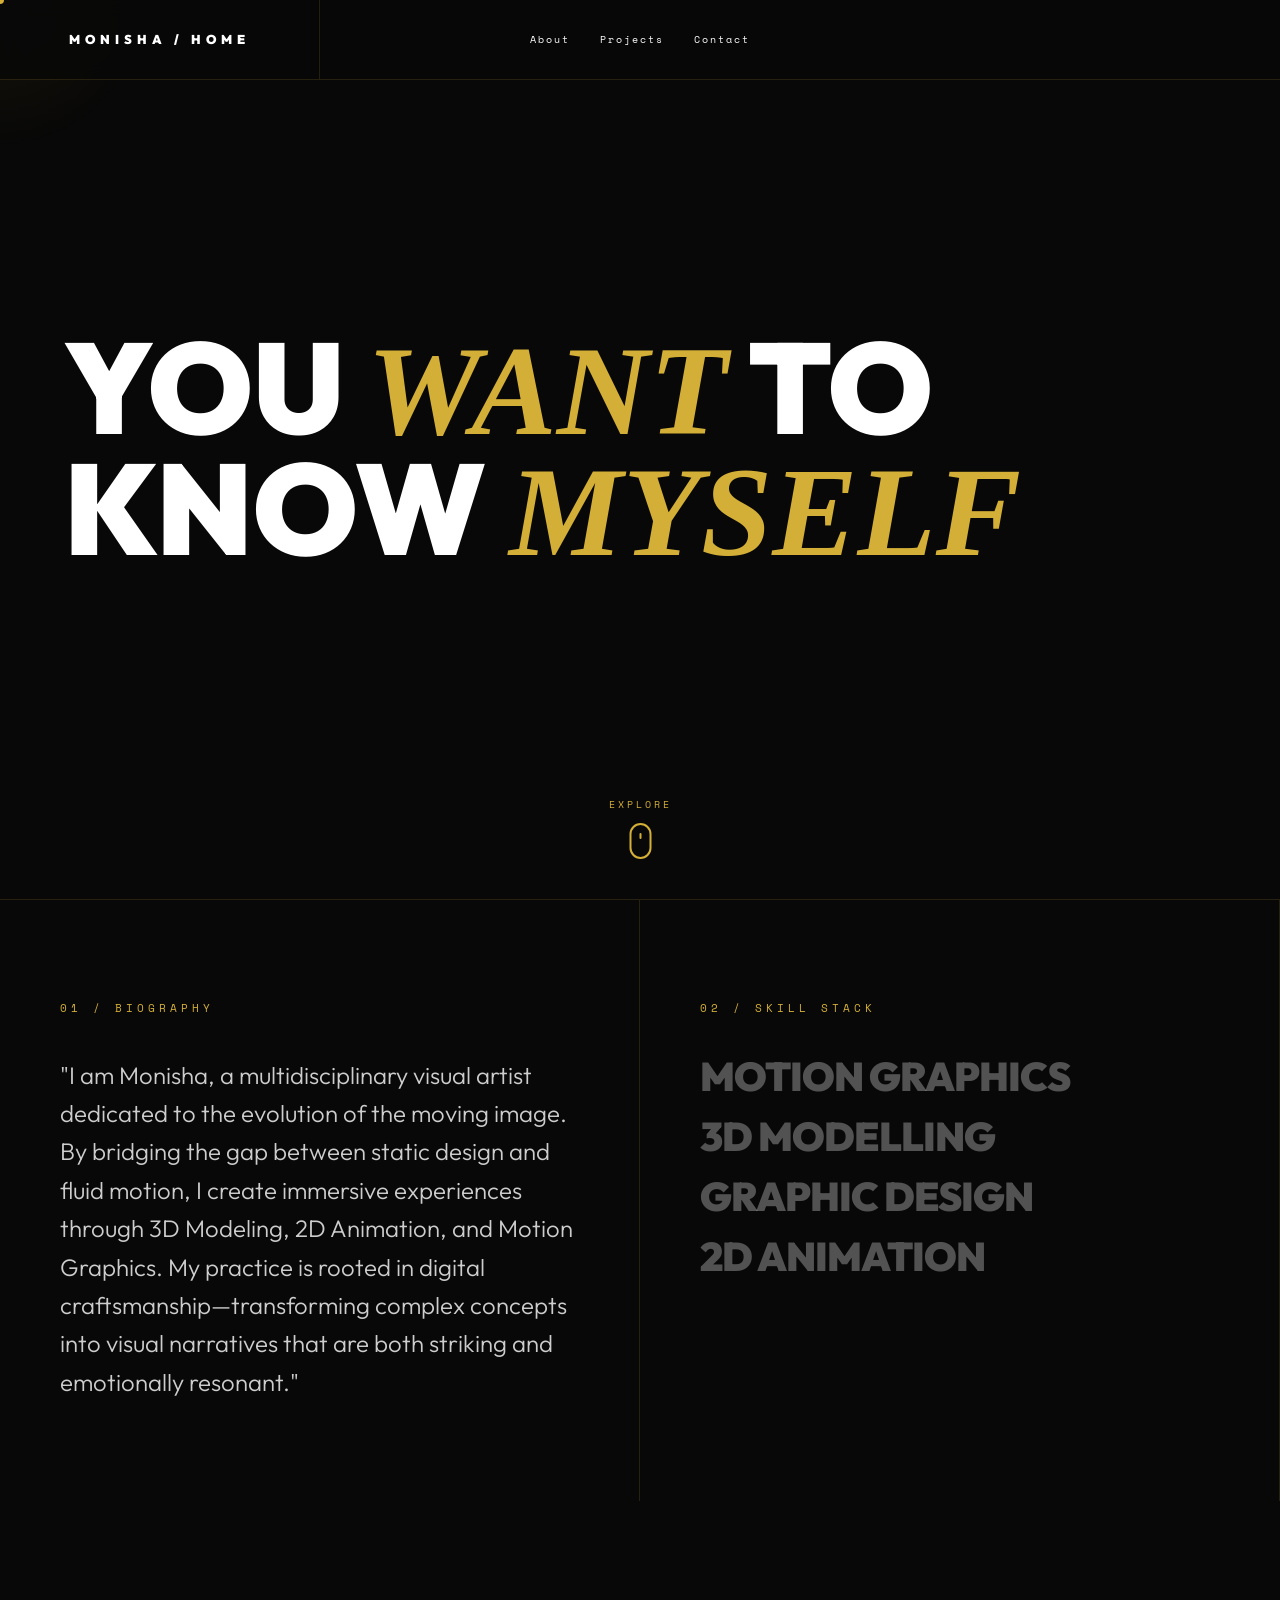
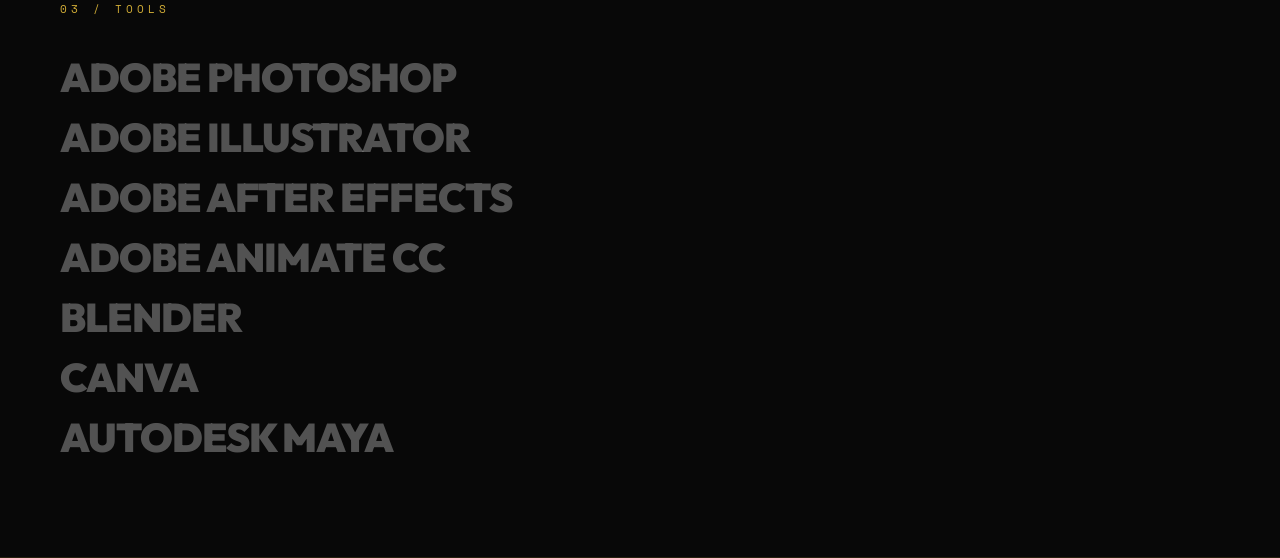
<file: About/index.html>
<!DOCTYPE html>
<html lang="en">

<head>
    <meta charset="UTF-8">
    <meta name="viewport" content="width=device-width, initial-scale=1.0">
    <title>MONISHA | Portfolio</title>
    <link
        href="https://fonts.googleapis.com/css2?family=Cormorant+Garamond:ital,wght@1,600&family=Outfit:wght@100;400;900&family=Space+Mono&display=swap"
        rel="stylesheet">

    <style>
        :root {
            --bg: #080808;
            --accent: #d4af37;
            --text: #ffffff;
            --border: rgba(212, 175, 55, 0.15);
        }

        * {
            margin: 0;
            padding: 0;
            box-sizing: border-box;
            cursor: none;
        }

        html {
            scroll-behavior: smooth;
        }

        body {
            background-color: var(--bg);
            color: var(--text);
            font-family: 'Outfit', sans-serif;
            line-height: 1.4;
            overflow-x: hidden;
        }

        /* --- THE SEARCHLIGHT CURSOR --- */
        #cursor {
            position: fixed;
            width: 300px;
            height: 300px;
            background: radial-gradient(circle, rgba(212, 175, 55, 0.08) 0%, transparent 70%);
            border-radius: 50%;
            pointer-events: none;
            z-index: 1;
            transform: translate(-50%, -50%);
            transition: transform 0.1s ease-out;
        }

        #cursor-point {
            position: fixed;
            width: 8px;
            height: 8px;
            background: var(--accent);
            border-radius: 50%;
            pointer-events: none;
            z-index: 10001;
            transform: translate(-50%, -50%);
            transition: transform 0.2s ease;
        }

        /* --- BRUTALIST GRID NAVIGATION --- */
        nav {
            position: fixed;
            width: 100%;
            height: 80px;
            display: grid;
            grid-template-columns: 1fr 2fr 1fr;
            border-bottom: 1px solid var(--border);
            background: rgba(8, 8, 8, 0.9);
            backdrop-filter: blur(10px);
            z-index: 1000;
        }

        .nav-box {
            display: flex;
            align-items: center;
            justify-content: center;
            border-right: 1px solid var(--border);
        }

        .nav-box:last-child {
            border-right: none;
        }

        .nav-logo {
            font-weight: 900;
            letter-spacing: 5px;
            font-size: 0.8rem;
            text-decoration: none;
            color: var(--text);
        }

        .nav-links a {
            text-decoration: none;
            color: var(--text);
            font-family: 'Space Mono';
            font-size: 0.65rem;
            margin: 0 15px;
            letter-spacing: 2px;
            transition: color 0.3s ease;
        }

        .nav-links a:hover {
            color: var(--accent);
        }

        /* --- HERO --- */
        header {
            height: 100vh;
            display: flex;
            align-items: center;
            border-bottom: 1px solid var(--border);
            padding: 0 5%;
            position: relative;
        }

        .hero-title {
            font-size: clamp(3rem, 10vw, 8rem);
            font-weight: 900;
            line-height: 0.9;
            text-transform: uppercase;
        }

        .hero-title i {
            font-family: 'Cormorant+Garamond', serif;
            font-weight: 600;
            color: var(--accent);
        }

        /* --- CSS MOUSE SCROLL INDICATOR --- */
        .scroll-indicator {
            position: absolute;
            bottom: 40px;
            left: 50%;
            transform: translateX(-50%);
            display: flex;
            flex-direction: column;
            align-items: center;
            text-decoration: none;
            transition: opacity 0.5s ease, transform 0.5s ease;
            z-index: 10;
            animation: bounce 2s infinite;
        }

        .scroll-text {
            font-family: 'Space Mono';
            font-size: 0.6rem;
            color: var(--accent);
            letter-spacing: 3px;
            text-transform: uppercase;
            margin-bottom: 12px;
        }

        .mouse-icon {
            width: 22px;
            height: 36px;
            border: 2px solid var(--accent);
            border-radius: 12px;
            display: flex;
            justify-content: center;
        }

        .wheel {
            width: 2px;
            height: 6px;
            background-color: var(--accent);
            border-radius: 2px;
            margin-top: 8px;
            animation: scroll-wheel 2s infinite;
        }

        @keyframes scroll-wheel {
            0% {
                opacity: 1;
                transform: translateY(0);
            }

            100% {
                opacity: 0;
                transform: translateY(14px);
            }
        }

        @keyframes bounce {

            0%,
            20%,
            50%,
            80%,
            100% {
                transform: translateX(-50%) translateY(0);
            }

            40% {
                transform: translateX(-50%) translateY(-10px);
            }

            60% {
                transform: translateX(-50%) translateY(-5px);
            }
        }

        /* --- ABOUT & SKILLS GRID --- */
        .about-grid {
            display: grid;
            grid-template-columns: 1fr 1fr;
            border-bottom: 1px solid var(--border);
            background: var(--bg);
        }

        .content-block {
            padding: 100px 60px;
            border-right: 1px solid var(--border);
            opacity: 0;
            transform: translateY(40px);
            transition: all 1s cubic-bezier(0.215, 0.61, 0.355, 1);
        }

        .content-block:last-child {
            border-right: none;
        }

        .content-block.reveal {
            opacity: 1;
            transform: translateY(0);
        }

        .label {
            font-family: 'Space Mono';
            font-size: 0.7rem;
            color: var(--accent);
            text-transform: uppercase;
            letter-spacing: 4px;
            display: block;
            margin-bottom: 40px;
        }

        .biography p {
            font-size: clamp(1.1rem, 2vw, 1.5rem);
            font-weight: 300;
            line-height: 1.6;
            color: rgba(255, 255, 255, 0.8);
        }

        .skill-list {
            display: flex;
            flex-direction: column;
            gap: 20px;
        }

        .skill-item {
            font-size: clamp(1.5rem, 4vw, 2.5rem);
            font-weight: 900;
            text-transform: uppercase;
            letter-spacing: -1px;
            line-height: 1;
            transition: all 0.4s ease;
            color: rgba(255, 255, 255, 0.3);
        }

        .skill-item:hover {
            color: var(--accent);
            transform: translateX(20px);
        }

        /* --- CONTACT SECTION --- */
        .contact-section {
            display: grid;
            grid-template-columns: 1fr 1fr;
            min-height: 400px;
            border-bottom: 1px solid var(--border);
        }

        .contact-box {
            padding: 60px;
            border-right: 1px solid var(--border);
            display: flex;
            flex-direction: column;
            justify-content: space-between;
        }

        .contact-box:last-child {
            border-right: none;
        }

        /* --- MOBILE RESPONSIVENESS --- */
        @media (max-width: 768px) {

            .about-grid,
            .contact-section,
            nav {
                grid-template-columns: 1fr;
            }

            .nav-box {
                border-right: none;
                border-bottom: 1px solid var(--border);
            }

            .content-block {
                border-right: none;
                border-bottom: 1px solid var(--border);
                padding: 60px 30px;
            }

            header {
                height: auto;
                padding: 200px 5% 150px 5%;
            }

            #cursor,
            #cursor-point {
                display: none;
            }

            * {
                cursor: auto !important;
            }
        }
    </style>
</head>

<body id="home">

    <div id="cursor"></div>
    <div id="cursor-point"></div>

    <nav>
        <div class="nav-box">
            <a href="../Index.html" class="nav-logo">MONISHA / HOME </a>
        </div>
        <div class="nav-box nav-links">
            <a href="../About/index.html">About</a>
            <a href="../Project/index.html">Projects</a>
            <a href="../Contact/index.html">Contact</a>
        </div>
    </nav>

    <header>
        <h1 class="hero-title">YOU <i>WANT</i> TO KNOW <i>MYSELF</i></h1>

        <a href="#about" class="scroll-indicator" id="scrollIndicator">
            <span class="scroll-text">Explore</span>
            <div class="mouse-icon">
                <div class="wheel"></div>
            </div>
        </a>
    </header>

    <section id="about" class="about-grid">
        <div class="content-block">
            <span class="label">01 / Biography</span>
            <div class="biography">
                <p>"I am Monisha, a multidisciplinary visual artist dedicated to the evolution of the moving image. By
                    bridging the gap between static design and fluid motion, I create immersive experiences through 3D
                    Modeling, 2D Animation, and Motion Graphics. My practice is rooted in digital
                    craftsmanship—transforming complex concepts into visual narratives that are both striking and
                    emotionally resonant."</p>
            </div>
        </div>
        <div class="content-block">
            <span class="label">02 / Skill Stack</span>
            <div class="skill-list">
                <div class="skill-item">Motion Graphics</div>
                <div class="skill-item">3D Modelling</div>
                <div class="skill-item">Graphic Design</div>
                <div class="skill-item">2D Animation</div>
            </div>
        </div>
        <div class="content-block">
            <span class="label">03 / Tools</span>
            <div class="skill-list">
                <div class="skill-item">Adobe Photoshop</div>
                <div class="skill-item">Adobe Illustrator</div>
                <div class="skill-item">Adobe After Effects</div>
                <div class="skill-item">Adobe Animate CC</div>
                <div class="skill-item">Blender</div>
                <div class="skill-item">Canva</div>
                <div class="skill-item">Autodesk Maya</div>

            </div>
        </div>
    </section>

    <script>
        const cursor = document.getElementById('cursor');
        const point = document.getElementById('cursor-point');
        const scrollIndicator = document.getElementById('scrollIndicator');

        // Custom Cursor Logic
        document.addEventListener('mousemove', (e) => {
            const { clientX: x, clientY: y } = e;
            cursor.style.left = x + 'px';
            cursor.style.top = y + 'px';
            point.style.left = x + 'px';
            point.style.top = y + 'px';
        });

        // Hide Scroll Indicator on Scroll
        window.addEventListener('scroll', () => {
            if (window.scrollY > 50) {
                scrollIndicator.style.opacity = '0';
                scrollIndicator.style.pointerEvents = 'none';
            } else {
                scrollIndicator.style.opacity = '1';
                scrollIndicator.style.pointerEvents = 'all';
            }
        });

        // Intersection Observer for Scroll Reveal
        const observerOptions = {
            threshold: 0.15,
            rootMargin: "0px 0px -50px 0px"
        };

        const observer = new IntersectionObserver((entries) => {
            entries.forEach(entry => {
                if (entry.isIntersecting) {
                    entry.target.classList.add('reveal');
                }
            });
        }, observerOptions);

        document.querySelectorAll('.content-block').forEach(block => {
            observer.observe(block);
        });

        // Cursor Hover States
        const hoverables = document.querySelectorAll('a, .skill-item');
        hoverables.forEach(item => {
            item.addEventListener('mouseenter', () => {
                point.style.transform = 'translate(-50%, -50%) scale(4)';
                point.style.background = 'transparent';
                point.style.border = '1px solid #d4af37';
            });
            item.addEventListener('mouseleave', () => {
                point.style.transform = 'translate(-50%, -50%) scale(1)';
                point.style.background = '#d4af37';
                point.style.border = 'none';
            });
        });
    </script>
</body>

</html>
</file>
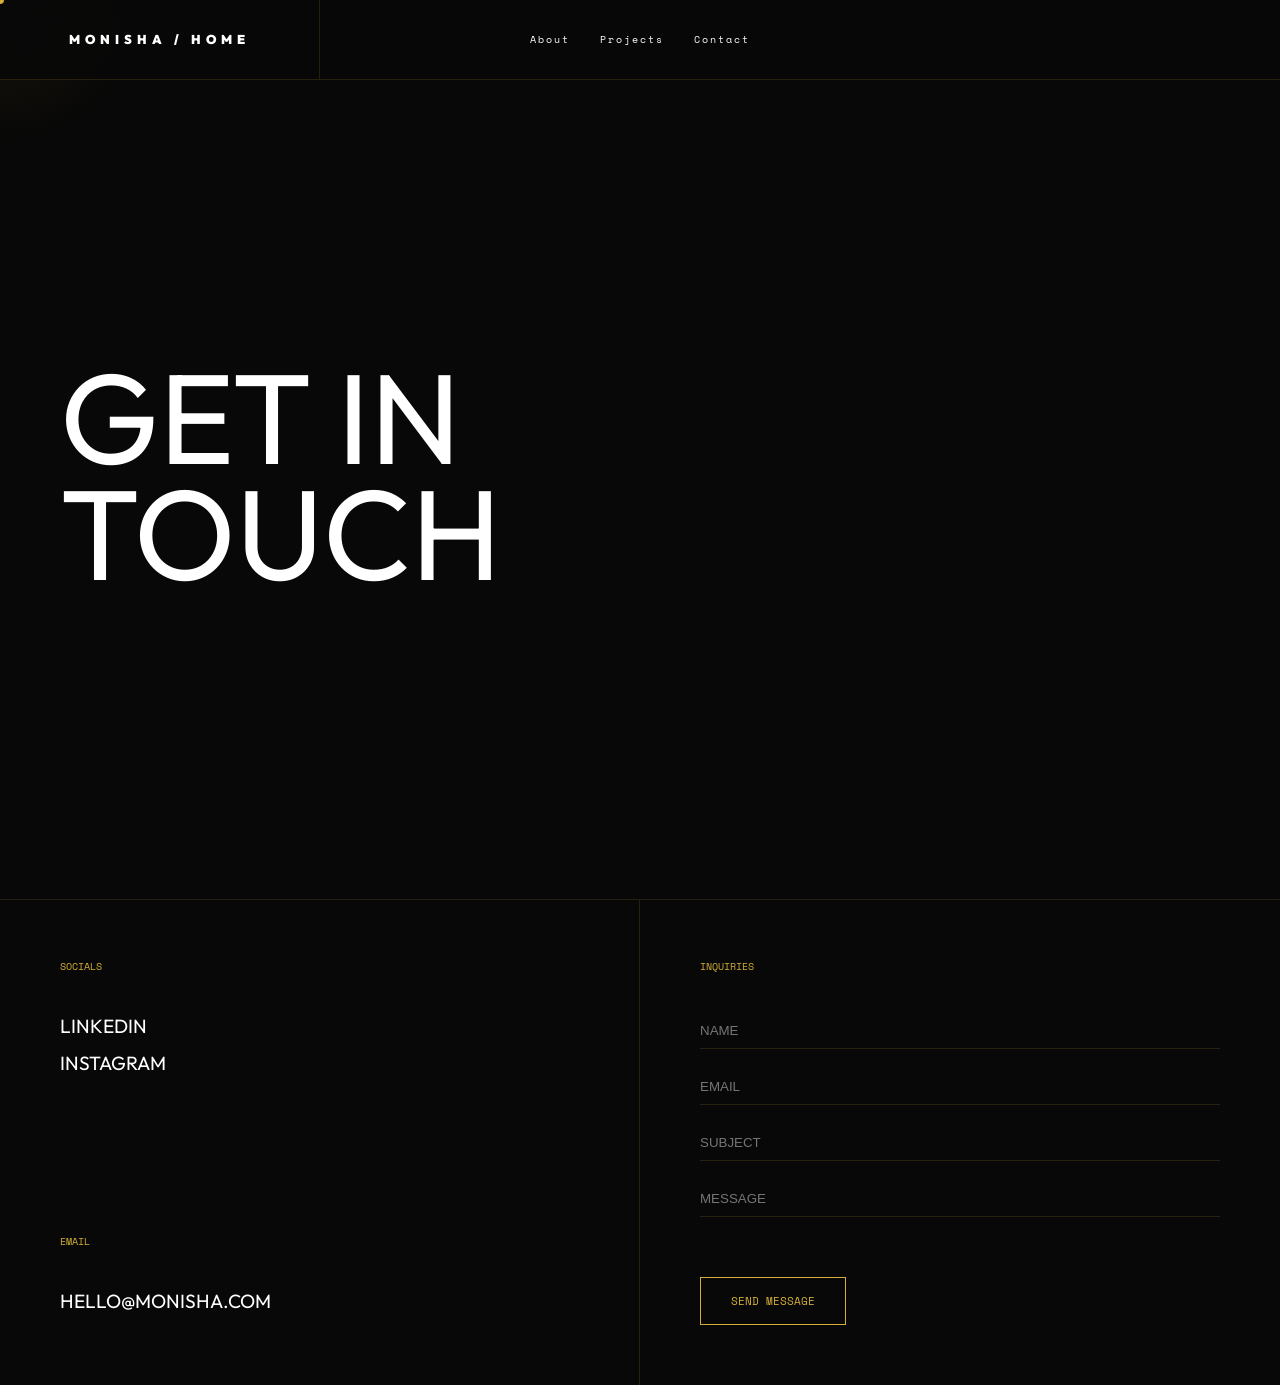
<file: Contact/index.html>
<!DOCTYPE html>
<html lang="en">

<head>
    <meta charset="UTF-8">
    <meta name="viewport" content="width=device-width, initial-scale=1.0">
    <title>MONISHA| Portfolio</title>
    <link
        href="https://fonts.googleapis.com/css2?family=Cormorant+Garamond:ital,wght@1,600&family=Outfit:wght@100;400;900&family=Space+Mono&display=swap"
        rel="stylesheet">

    <style>
        :root {
            --bg: #080808;
            --accent: #d4af37;
            --text: #ffffff;
            --border: rgba(212, 175, 55, 0.15);
        }

        * {
            margin: 0;
            padding: 0;
            box-sizing: border-box;
            cursor: none;
        }

        html {
            scroll-behavior: smooth;
        }

        body {
            background-color: var(--bg);
            color: var(--text);
            font-family: 'Outfit', sans-serif;
            line-height: 1.4;
        }

        /* --- THE SEARCHLIGHT CURSOR --- */
        #cursor {
            position: fixed;
            width: 300px;
            height: 300px;
            background: radial-gradient(circle, rgba(212, 175, 55, 0.08) 0%, transparent 70%);
            border-radius: 50%;
            pointer-events: none;
            z-index: 1;
            transform: translate(-50%, -50%);
            transition: transform 0.1s ease-out;
        }

        #cursor-point {
            position: fixed;
            width: 8px;
            height: 8px;
            background: var(--accent);
            border-radius: 50%;
            pointer-events: none;
            z-index: 10001;
            transform: translate(-50%, -50%);
        }

        /* --- BRUTALIST GRID NAVIGATION --- */
        nav {
            position: fixed;
            width: 100%;
            height: 80px;
            display: grid;
            grid-template-columns: 1fr 2fr 1fr;
            border-bottom: 1px solid var(--border);
            background: rgba(8, 8, 8, 0.9);
            backdrop-filter: blur(10px);
            z-index: 1000;
        }

        .nav-box {
            display: flex;
            align-items: center;
            justify-content: center;
            border-right: 1px solid var(--border);
        }

        .nav-box:last-child {
            border-right: none;
        }

        .nav-logo {
            font-weight: 900;
            letter-spacing: 5px;
            font-size: 0.8rem;
            color: white;
            /* Changed from default purple to white */
            text-decoration: none;
            /* Removed underline */
        }

        .nav-links a {
            text-decoration: none;
            color: var(--text);
            font-family: 'Space Mono';
            font-size: 0.65rem;
            margin: 0 15px;
            letter-spacing: 2px;
        }

        /* --- HERO --- */
        header {
            height: 100vh;
            display: flex;
            align-items: center;
            border-bottom: 1px solid var(--border);
            padding: 0 5%;
        }

        .hero-title {
            font-size: clamp(3rem, 10vw, 8rem);
            font-weight: 900;
            line-height: 0.9;
        }

        .hero-title i {
            font-family: 'Cormorant Garamond', serif;
            font-weight: 600;
            color: var(--accent);
        }

        /* --- BOUTIQUE WORK SECTION --- */
        .work-grid {
            display: grid;
            grid-template-columns: 1fr 1fr;
            border-bottom: 1px solid var(--border);
        }

        .work-item {
            border-right: 1px solid var(--border);
            padding: 80px 40px;
            position: relative;
            overflow: hidden;
            transition: 0.5s ease;
        }

        .work-item:nth-child(even) {
            border-right: none;
        }

        .work-item:hover {
            background: rgba(212, 175, 55, 0.03);
        }

        .work-img {
            width: 100%;
            aspect-ratio: 16/9;
            background: #111;
            margin-bottom: 30px;
            filter: saturate(0);
            transition: 0.8s ease;
        }

        .work-item:hover .work-img {
            filter: saturate(1);
            transform: scale(0.98);
        }

        .work-info h3 {
            font-family: 'Space Mono';
            font-size: 0.7rem;
            color: var(--accent);
            margin-bottom: 10px;
        }

        .work-info h2 {
            font-size: 2rem;
            font-weight: 400;
            text-transform: uppercase;
        }

        /* --- CONTACT MODULAR (Location Removed) --- */
        .contact-section {
            display: grid;
            grid-template-columns: 1fr 1fr;
            min-height: 400px;
        }

        .contact-box {
            padding: 60px;
            border-right: 1px solid var(--border);
            display: flex;
            flex-direction: column;
            justify-content: space-between;
        }

        .contact-box:last-child {
            border-right: none;
        }

        .contact-label {
            font-family: 'Space Mono';
            font-size: 0.6rem;
            color: var(--accent);
            margin-bottom: 40px;
        }

        .contact-link {
            font-size: 1.2rem;
            color: white;
            text-decoration: none;
            margin-bottom: 10px;
            display: block;
        }

        input {
            background: transparent;
            border: none;
            border-bottom: 1px solid var(--border);
            color: white;
            padding: 10px 0;
            width: 100%;
            margin-bottom: 20px;
        }

        @media (max-width: 768px) {

            .work-grid,
            .contact-section,
            nav {
                grid-template-columns: 1fr;
            }

            .nav-box {
                border-right: none;
                border-bottom: 1px solid var(--border);
            }

            header {
                height: auto;
                padding: 150px 5%;
            }

            #cursor,
            #cursor-point {
                display: none;
            }

            * {
                cursor: auto !important;
            }
        }
    </style>
</head>

<body>

    <div id="cursor"></div>
    <div id="cursor-point"></div>

    <nav>
        <div class="nav-box">
            <a href="../Index.html" class="nav-logo">MONISHA / HOME </a>
        </div>
        <div class="nav-box nav-links">
            <a href="../About/index.html">About</a>
            <a href="../Project/index.html">Projects</a>
            <a href="../Contact/index.html">Contact</a>
        </div>
    </nav>
    <header style="padding: 150px 60px 100px; border-bottom: 1px solid var(--border);">
        <h1 style="font-size: clamp(3rem, 10vw, 8rem); text-transform: uppercase; font-weight: 400; line-height: 0.9;">
            Get in <br>Touch</h1>
    </header>

    <section class="contact-section">
        <div class="contact-box">
            <div>
                <div class="contact-label">SOCIALS</div>
                <a href="https://www.linkedin.com/in/monisha-p-1b6045342/" class="contact-link">LINKEDIN</a>
                <a href="https://www.instagram.com/worldof_fantasy_2007?igsh=ZHpmZmQ5MDA1MWly&utm_source=qr"
                    class="contact-link">INSTAGRAM</a>
            </div>
            <div>
                <div class="contact-label">EMAIL</div>
                <a href="mailto:monishamonisha5326@gmail.com" class="contact-link">HELLO@MONISHA.COM</a>
            </div>
        </div>
        <div class="contact-box">
            <div class="contact-label">INQUIRIES</div>
            <form>
                <input type="text" placeholder="NAME">
                <input type="email" placeholder="EMAIL">
                <input type="text" placeholder="SUBJECT">
                <input type="text" placeholder="MESSAGE">
                <div style="margin-top: 40px;">
                    <a href="#"
                        style="color: var(--accent); font-family: 'Space Mono'; font-size: 0.7rem; text-decoration: none; border: 1px solid var(--accent); padding: 15px 30px; display: inline-block;">SEND
                        MESSAGE</a>
                </div>
            </form>
        </div>
    </section>

    <script>
        const cursor = document.getElementById('cursor');
        const point = document.getElementById('cursor-point');

        // Cursor Movement
        document.addEventListener('mousemove', (e) => {
            const { clientX: x, clientY: y } = e;
            cursor.style.left = x + 'px';
            cursor.style.top = y + 'px';
            point.style.left = x + 'px';
            point.style.top = y + 'px';
        });

        // Interactive Elements Hover
        const hoverables = document.querySelectorAll('a, button, .work-item, .skill-item');
        hoverables.forEach(item => {
            item.addEventListener('mouseenter', () => {
                point.style.transform = 'translate(-50%, -50%) scale(4)';
                point.style.background = 'transparent';
                point.style.border = '1px solid #d4af37';
            });
            item.addEventListener('mouseleave', () => {
                point.style.transform = 'translate(-50%, -50%) scale(1)';
                point.style.background = '#d4af37';
                point.style.border = 'none';
            });
        });
    </script>
</body>

</html>
</file>
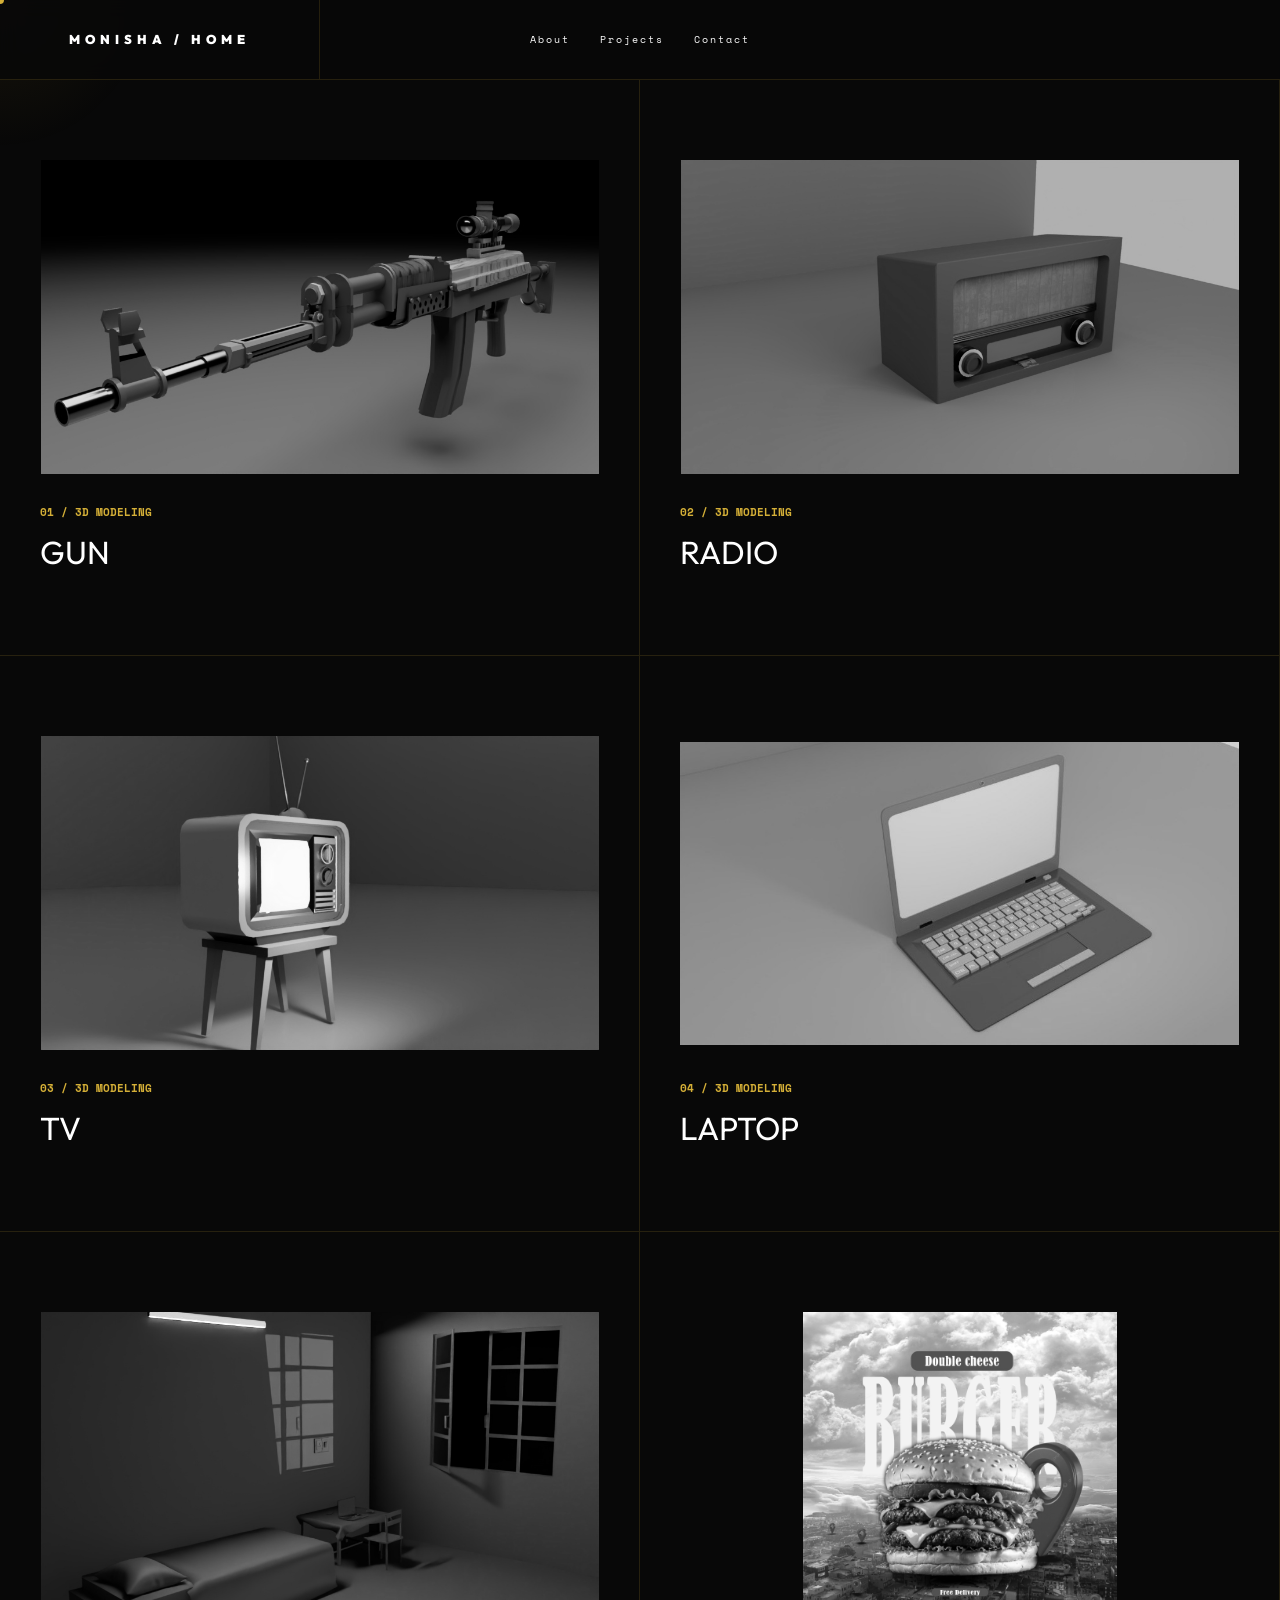
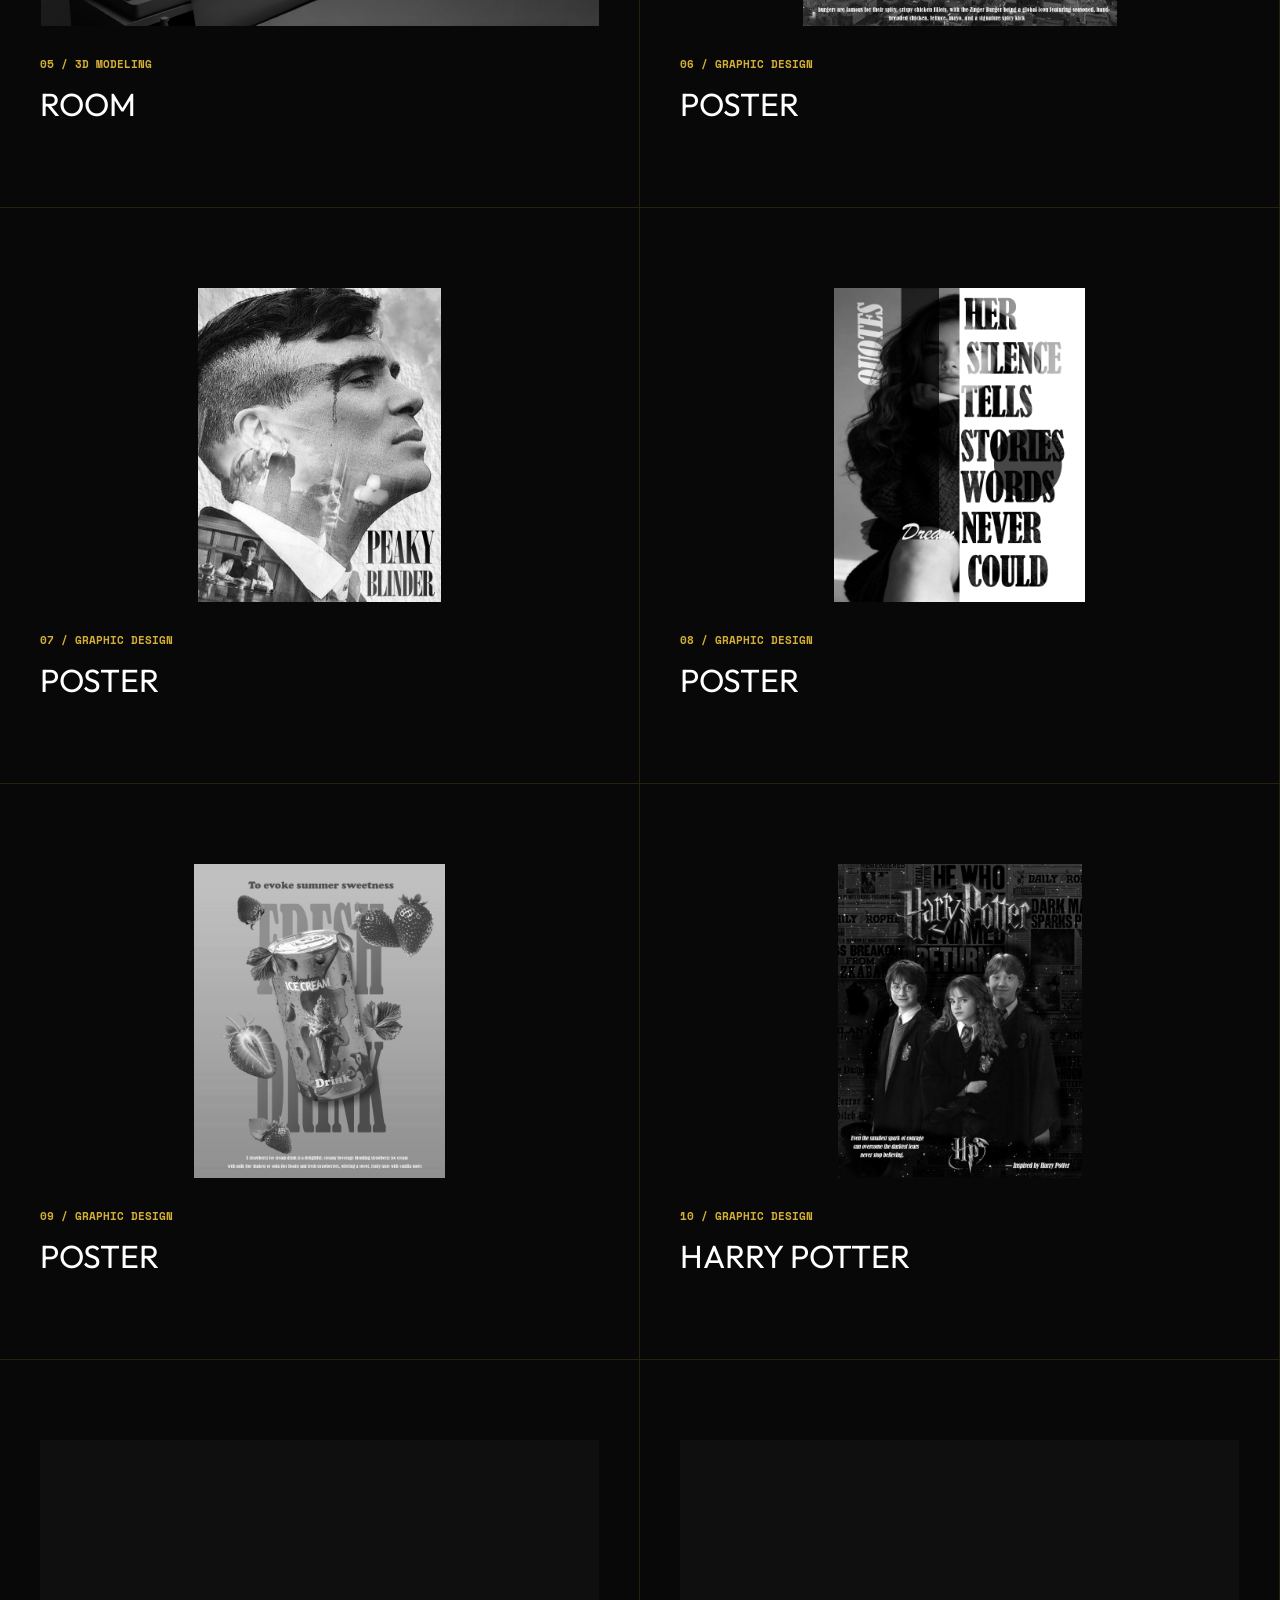
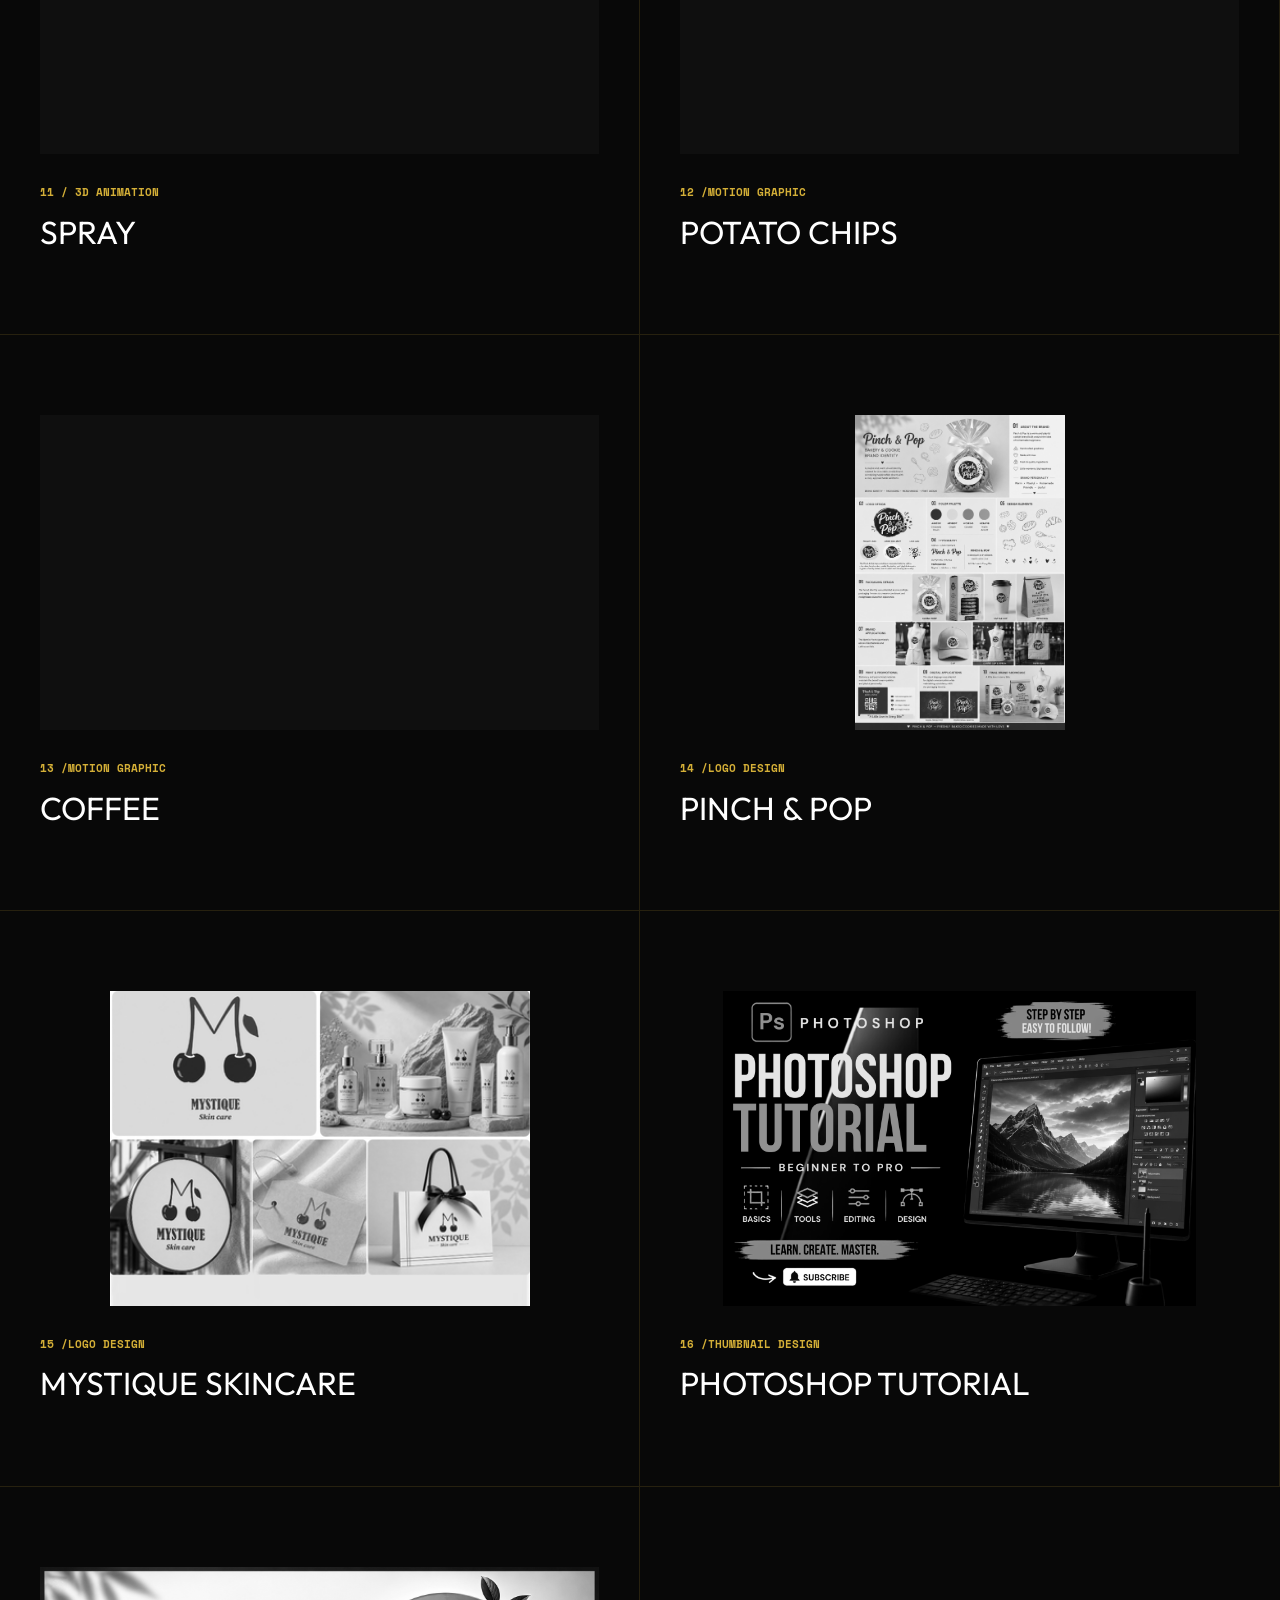
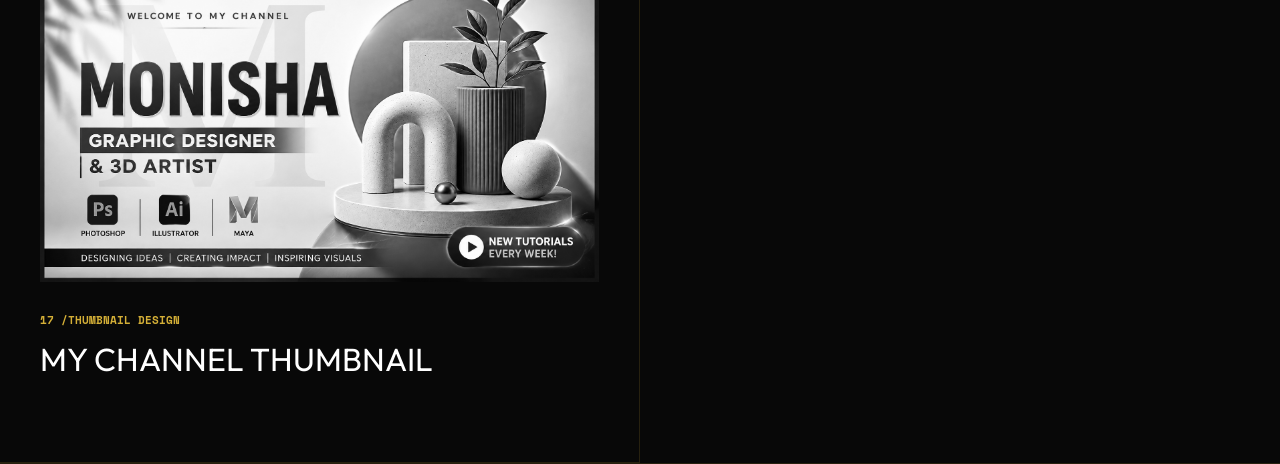
<file: Project/index.html>
<!DOCTYPE html>
<html lang="en">

<head>
    <meta charset="UTF-8">
    <meta name="viewport" content="width=device-width, initial-scale=1.0">
    <title>MONISHA | Portfolio</title>
    <link
        href="https://fonts.googleapis.com/css2?family=Cormorant+Garamond:ital,wght@1,600&family=Outfit:wght@100;400;900&family=Space+Mono&display=swap"
        rel="stylesheet">

    <style>
        :root {
            --bg: #080808;
            --accent: #d4af37;
            --text: #ffffff;
            --border: rgba(212, 175, 55, 0.15);
        }

        * {
            margin: 0;
            padding: 0;
            box-sizing: border-box;
            cursor: none;
        }

        html {
            scroll-behavior: smooth;
        }

        body {
            background-color: var(--bg);
            color: var(--text);
            font-family: 'Outfit', sans-serif;
            line-height: 1.4;
        }

        #cursor {
            position: fixed;
            width: 300px;
            height: 300px;
            background: radial-gradient(circle, rgba(212, 175, 55, 0.08) 0%, transparent 70%);
            border-radius: 50%;
            pointer-events: none;
            z-index: 1;
            transform: translate(-50%, -50%);
            transition: transform 0.1s ease-out;
        }

        #cursor-point {
            position: fixed;
            width: 8px;
            height: 8px;
            background: var(--accent);
            border-radius: 50%;
            pointer-events: none;
            z-index: 10001;
            transform: translate(-50%, -50%);
        }

        nav {
            position: fixed;
            width: 100%;
            height: 80px;
            display: grid;
            grid-template-columns: 1fr 2fr 1fr;
            border-bottom: 1px solid var(--border);
            background: rgba(8, 8, 8, 0.9);
            backdrop-filter: blur(10px);
            z-index: 1000;
        }

        .nav-box {
            display: flex;
            align-items: center;
            justify-content: center;
            border-right: 1px solid var(--border);
        }

        .nav-box:last-child {
            border-right: none;
        }

        .nav-logo {
            font-weight: 900;
            letter-spacing: 5px;
            font-size: 0.8rem;
            color: white;
            text-decoration: none;
        }

        .nav-links a {
            text-decoration: none;
            color: var(--text);
            font-family: 'Space Mono';
            font-size: 0.65rem;
            margin: 0 15px;
            letter-spacing: 2px;
        }

        .work-grid {
            display: grid;
            grid-template-columns: 1fr 1fr;
            border-bottom: 1px solid var(--border);
            padding-top: 80px;
        }

        .work-item {
            border-right: 1px solid var(--border);
            border-bottom: 1px solid var(--border);
            padding: 80px 40px;
            position: relative;
            overflow: hidden;
            transition: 0.5s ease;
        }

        .work-item:hover {
            background: rgba(212, 175, 55, 0.03);
        }

        .work-img {
            width: 100%;
            aspect-ratio: 16/9;
            background-color: #0f0f0f;
            margin-bottom: 30px;
            filter: saturate(0);
            transition: 0.8s ease;
            background-size: contain !important;
            background-repeat: no-repeat !important;
            background-position: center !important;
            /* Added for video support */
            object-fit: contain;
            display: block;
        }

        .work-item:hover .work-img {
            filter: saturate(1);
            transform: scale(1.02);
        }

        .work-info h3 {
            font-family: 'Space Mono';
            font-size: 0.7rem;
            color: var(--accent);
            margin-bottom: 10px;
        }

        .work-info h2 {
            font-size: 2rem;
            font-weight: 400;
            text-transform: uppercase;
        }

        @media (max-width: 768px) {

            .work-grid,
            nav {
                grid-template-columns: 1fr;
            }

            #cursor,
            #cursor-point {
                display: none;
            }

            * {
                cursor: auto !important;
            }
        }
    </style>
</head>

<body>

    <div id="cursor"></div>
    <div id="cursor-point"></div>

    <nav>
        <div class="nav-box">
            <a href="../Index.html" class="nav-logo">MONISHA / HOME </a>
        </div>
        <div class="nav-box nav-links">
            <a href="../About/index.html">About</a>
            <a href="../Project/index.html">Projects</a>
            <a href="../Contact/index.html">Contact</a>
        </div>
    </nav>

    <section id="work" class="work-grid">
        <div class="work-item">
            <div class="work-img" style="background: url('../Image/3d model gun.jpeg');"></div>
            <div class="work-info">
                <h3>01 / 3D MODELING</h3>
                <h2>GUN</h2>
            </div>
        </div>

        <div class="work-item">
            <div class="work-img" style="background: url('../Image/3d model radio.jpeg');"></div>
            <div class="work-info">
                <h3>02 / 3D MODELING</h3>
                <h2>RADIO</h2>
            </div>
        </div>

        <div class="work-item">
            <div class="work-img" style="background: url('../Image/3d model tv.jpeg');"></div>
            <div class="work-info">
                <h3>03 / 3D MODELING</h3>
                <h2>TV</h2>
            </div>
        </div>

        <div class="work-item">
            <div class="work-img" style="background: url('../Image/3d model.jpeg');"></div>
            <div class="work-info">
                <h3>04 / 3D MODELING</h3>
                <h2>LAPTOP</h2>
            </div>
        </div>

        <div class="work-item">
            <div class="work-img" style="background: url('../Image/Room_@@.jpg');"></div>
            <div class="work-info">
                <h3>05 / 3D MODELING</h3>
                <h2>ROOM</h2>
            </div>
        </div>

        <div class="work-item">
            <div class="work-img" style="background: url('../Image/poster design.jpeg');"></div>
            <div class="work-info">
                <h3>06 / GRAPHIC DESIGN</h3>
                <h2>POSTER</h2>
            </div>
        </div>

        <div class="work-item">
            <div class="work-img" style="background: url('../Image/grapchic\ design33.jpeg');"></div>
            <div class="work-info">
                <h3>07 / GRAPHIC DESIGN</h3>
                <h2>POSTER</h2>
            </div>
        </div>

        <div class="work-item">
            <div class="work-img" style="background: url('../Image/grapchic\ design\ 3.jpeg');"></div>
            <div class="work-info">
                <h3>08 / GRAPHIC DESIGN</h3>
                <h2>POSTER</h2>
            </div>
        </div>

        <div class="work-item">
            <div class="work-img" style="background: url(../Image/graphic\ design\ 2.jpeg);"></div>
            <div class="work-info">
                <h3>09 / GRAPHIC DESIGN</h3>
                <h2>POSTER</h2>
            </div>
        </div>
        <div class="work-item">
            <div class="work-img" style="background: url(../Image/harry\ potter.jpeg);"></div>
            <div class="work-info">
                <h3>10 / GRAPHIC DESIGN</h3>
                <h2>HARRY POTTER</h2>
            </div>
        </div>


        <div class="work-item">
            <video class="work-img" muted loop playsinline>
                <source src="../work.mp4/spray.mp4" type="video/mp4">
            </video>
            <div class="work-info">
                <h3>11 / 3D ANIMATION</h3>
                <h2>SPRAY</h2>
            </div>
        </div>
        <div class="work-item">
            <video class="work-img" muted loop playsinline>
                <source src="../work.mp4/chips.mp4" type="video/mp4">
            </video>
            <div class="work-info">
                <h3>12 /MOTION GRAPHIC</h3>
                <h2>POTATO CHIPS</h2>
            </div>
        </div>
        <div class="work-item">
            <video class="work-img" muted loop playsinline>
                <source src="../work.mp4/coffe.mp4" type="video/mp4">
            </video>
            <div class="work-info">
                <h3>13 /MOTION GRAPHIC</h3>
                <h2>COFFEE</h2>
            </div>
        </div>
        <div class="work-item">
            <div class="work-img" style="background: url(../Image/complete\ brand\ product@.png);"></div>
            <div class="work-info">
                <h3>14 /LOGO DESIGN</h3>
                <h2>PINCH & POP</h2>
            </div>
        </div>
        <div class="work-item">
            <div class="work-img" style="background: url(../Image/complete\ logo\ @.png);"></div>
            <div class="work-info">
                <h3>15 /LOGO DESIGN</h3>
                <h2>MYSTIQUE SKINCARE </h2>
            </div>
        </div>
        <div class="work-item">
            <div class="work-img" style="background: url(../Image/Photoshop.png);"></div>
            <div class="work-info">
                <h3>16 /THUMBNAIL DESIGN</h3>
                <h2>PHOTOSHOP TUTORIAL</h2>
            </div>
        </div>
        <div class="work-item">
            <div class="work-img" style="background: url(../Image/Thambnail@2..png);"></div>
            <div class="work-info">
                <h3>17 /THUMBNAIL DESIGN</h3>
                <h2>MY CHANNEL THUMBNAIL</h2>
            </div>
        </div>
    </section>

    <script>
        const cursor = document.getElementById('cursor');
        const point = document.getElementById('cursor-point');

        document.addEventListener('mousemove', (e) => {
            const { clientX: x, clientY: y } = e;
            cursor.style.left = x + 'px';
            cursor.style.top = y + 'px';
            point.style.left = x + 'px';
            point.style.top = y + 'px';
        });

        const hoverables = document.querySelectorAll('a, .work-item');
        hoverables.forEach(item => {
            item.addEventListener('mouseenter', () => {
                point.style.transform = 'translate(-50%, -50%) scale(4)';
                point.style.background = 'transparent';
                point.style.border = '1px solid #d4af37';

                // Video Interaction Logic
                const video = item.querySelector('video');
                if (video) video.play();
            });
            item.addEventListener('mouseleave', () => {
                point.style.transform = 'translate(-50%, -50%) scale(1)';
                point.style.background = '#d4af37';
                point.style.border = 'none';

                // Video Interaction Logic
                const video = item.querySelector('video');
                if (video) {
                    video.pause();
                    video.currentTime = 0; // Optional: resets video to start
                }
            });
        });
    </script>
</body>

</html>
</file>
